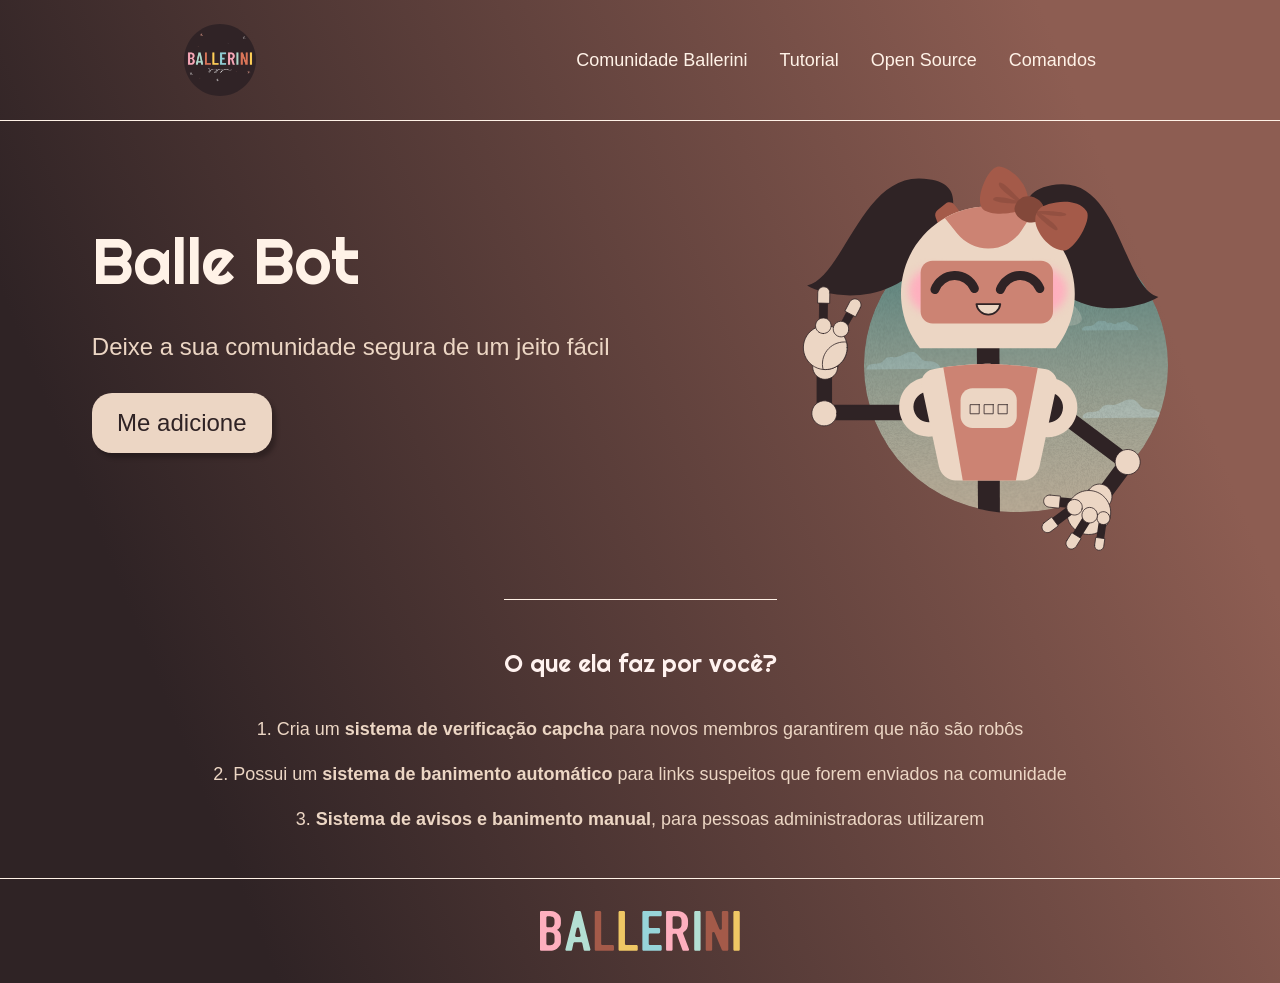
<file: exercicioBallerini/index.html>
<!doctype html>
<html lang="pt-br">
  <head>
    <meta charset="UTF-8"/>
    <meta name="viewport" content="width=device-width, initial-scale=1.0" />
    <meta name= "description" content= "Um bot que irá moderar e deixar a sua comunidade segura de um jeito facil"/>
    <title>Balle Bot - Modere a sua comunidade do Discord</title>
    <link rel="stylesheet" href="./css/style.css">
  </head>
  <body>
    <header class="cabecalho">
      <img
        class="cabecalho-imagem"
        src="./img/logo 1.svg"
        alt="Logo da comunidade"
      />
      <nav class="cabecalho-menu">
        <a class="cabecalho-menu-item" href="#">Comunidade Ballerini</a>
        <a class="cabecalho-menu-item" href="#">Tutorial</a>
        <a class="cabecalho-menu-item" href="#">Open Source</a>
        <a class="cabecalho-menu-item" href="#">Comandos</a>
      </nav>
    </header>

    <main class="conteudo">
      <section class="conteudo-principal">
        <div class="conteudo-principal-escrito">
          <h1 class="conteudo-principal-escrito-titulo">Balle Bot</h1>
          <h2 class="conteudo-principal-escrito-subtitulo">
            Deixe a sua comunidade segura de um jeito fácil
          </h2>
          <button class="conteudo-principal-escrito-botao">Me adicione</button>
        </div>
        <img
          class="conteudo-principal-imagem"
          src="./img/Group 4.svg"
          alt="Balle Bot"
        />
      </section>

      <section class="conteudo-secundario">
        <h3 class="conteudo-secundario-titulo">O que ela faz por você?</h3>
        <p class="conteudo-secundario-paragrafo">
          1. Cria um <strong>sistema de verificação capcha</strong> para novos
          membros garantirem que não são robôs
        </p>
        <p class="conteudo-secundario-paragrafo">
          2. Possui um <strong>sistema de banimento automático</strong> para
          links suspeitos que forem enviados na comunidade
        </p>
        <p class="conteudo-secundario-paragrafo">
          3. <strong>Sistema de avisos e banimento manual</strong>, para pessoas
          administradoras utilizarem
        </p>
      </section>
    </main>

    <footer class="rodape">
      <img
        class="rodape-imagem"
        src="./img/BALLERINI.svg"
        alt="Logo Ballerini"
      />
    </footer>
  </body>
</html>
</file>
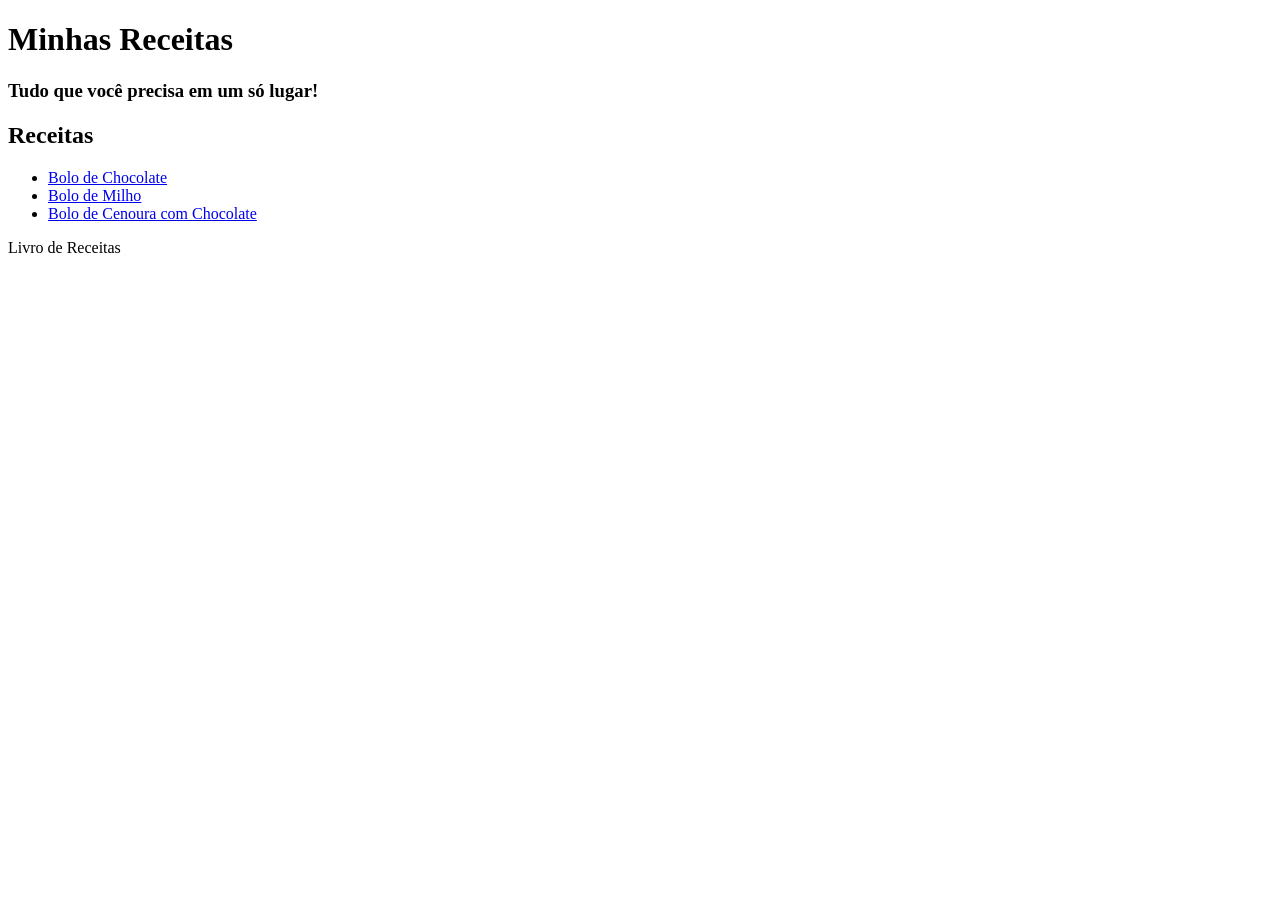
<file: exercicioReceita/index.html>
<!doctype html>
<html lang="pt-BR">
  <head>
    <meta charset="UTF-8" />
    <meta name="viewport" content="width=device-width, initial-scale=1.0" />
    <title>Livro de Receitas</title>
  </head>
  <body>
    <header>
      <h1>Minhas Receitas</h1>
      <h3>Tudo que você precisa em um só lugar!</h3>
    </header>

    <main>
      <section>
        <h2>Receitas</h2>
        <nav>
          <ul>
            <li>
              <a href="./pages/bolodeChocolate.html"> Bolo de Chocolate </a>
            </li>
            <li>
              <a href="./pages/bolodeMilho.html"> Bolo de Milho </a>
            </li>
            <li>
              <a href="./pages/bolodeCenouracomChocolate.html">
                Bolo de Cenoura com Chocolate
              </a>
            </li>
          </ul>
        </nav>
      </section>
    </main>

    <footer>
      <p>Livro de Receitas</p>
    </footer>
  </body>
</html>
</file>
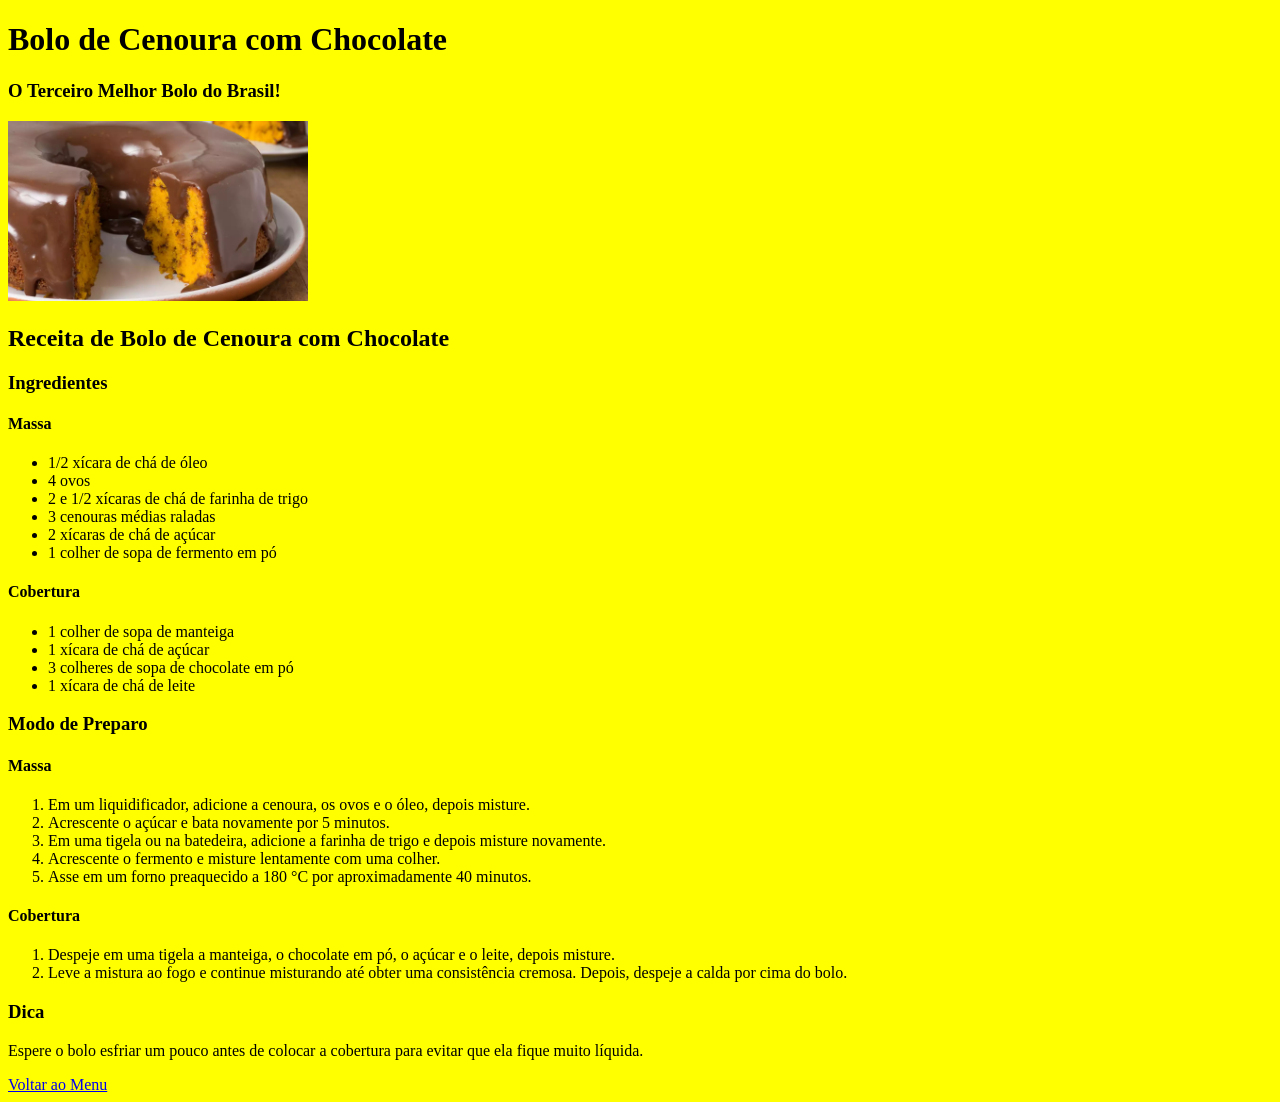
<file: exercicioReceita/pages/bolodeCenouracomChocolate.html>
<!doctype html>
<html lang="pt-BR">
  <head>
    <meta charset="UTF-8" />
    <meta name="viewport" content="width=device-width, initial-scale=1.0" />
    <title>Bolo de Cenoura com Chocolate</title>
    <link rel="stylesheet" href="style.css" />
  </head>
  <body class="bodyCenoura">
    <header>
      <h1>Bolo de Cenoura com Chocolate</h1>
      <h3>O Terceiro Melhor Bolo do Brasil!</h3>

      <img
        src="../img/bolodeCenoura.jpg"
        alt="Bolo de Cenoura com Cobertura de Chocolate"
        width="300"
      />
    </header>

    <main>
      <article>
        <header>
          <h2>Receita de Bolo de Cenoura com Chocolate</h2>
        </header>

        <section>
          <h3>Ingredientes</h3>

          <section>
            <h4>Massa</h4>

            <ul>
              <li>1/2 xícara de chá de óleo</li>
              <li>4 ovos</li>
              <li>2 e 1/2 xícaras de chá de farinha de trigo</li>
              <li>3 cenouras médias raladas</li>
              <li>2 xícaras de chá de açúcar</li>
              <li>1 colher de sopa de fermento em pó</li>
            </ul>
          </section>

          <section>
            <h4>Cobertura</h4>

            <ul>
              <li>1 colher de sopa de manteiga</li>
              <li>1 xícara de chá de açúcar</li>
              <li>3 colheres de sopa de chocolate em pó</li>
              <li>1 xícara de chá de leite</li>
            </ul>
          </section>
        </section>

        <section>
          <h3>Modo de Preparo</h3>

          <section>
            <h4>Massa</h4>

            <ol>
              <li>
                Em um liquidificador, adicione a cenoura, os ovos e o óleo,
                depois misture.
              </li>
              <li>Acrescente o açúcar e bata novamente por 5 minutos.</li>
              <li>
                Em uma tigela ou na batedeira, adicione a farinha de trigo e
                depois misture novamente.
              </li>
              <li>
                Acrescente o fermento e misture lentamente com uma colher.
              </li>
              <li>
                Asse em um forno preaquecido a 180 °C por aproximadamente 40
                minutos.
              </li>
            </ol>
          </section>

          <section>
            <h4>Cobertura</h4>

            <ol>
              <li>
                Despeje em uma tigela a manteiga, o chocolate em pó, o açúcar e
                o leite, depois misture.
              </li>

              <li>
                Leve a mistura ao fogo e continue misturando até obter uma
                consistência cremosa. Depois, despeje a calda por cima do bolo.
              </li>
            </ol>
          </section>
        </section>

        <aside>
          <h3>Dica</h3>
          <p>
            Espere o bolo esfriar um pouco antes de colocar a cobertura para
            evitar que ela fique muito líquida.
          </p>
        </aside>
      </article>
    </main>

    <footer>
      <nav>
        <a href="../index.html">Voltar ao Menu</a>
      </nav>
    </footer>
  </body>
</html>
</file>
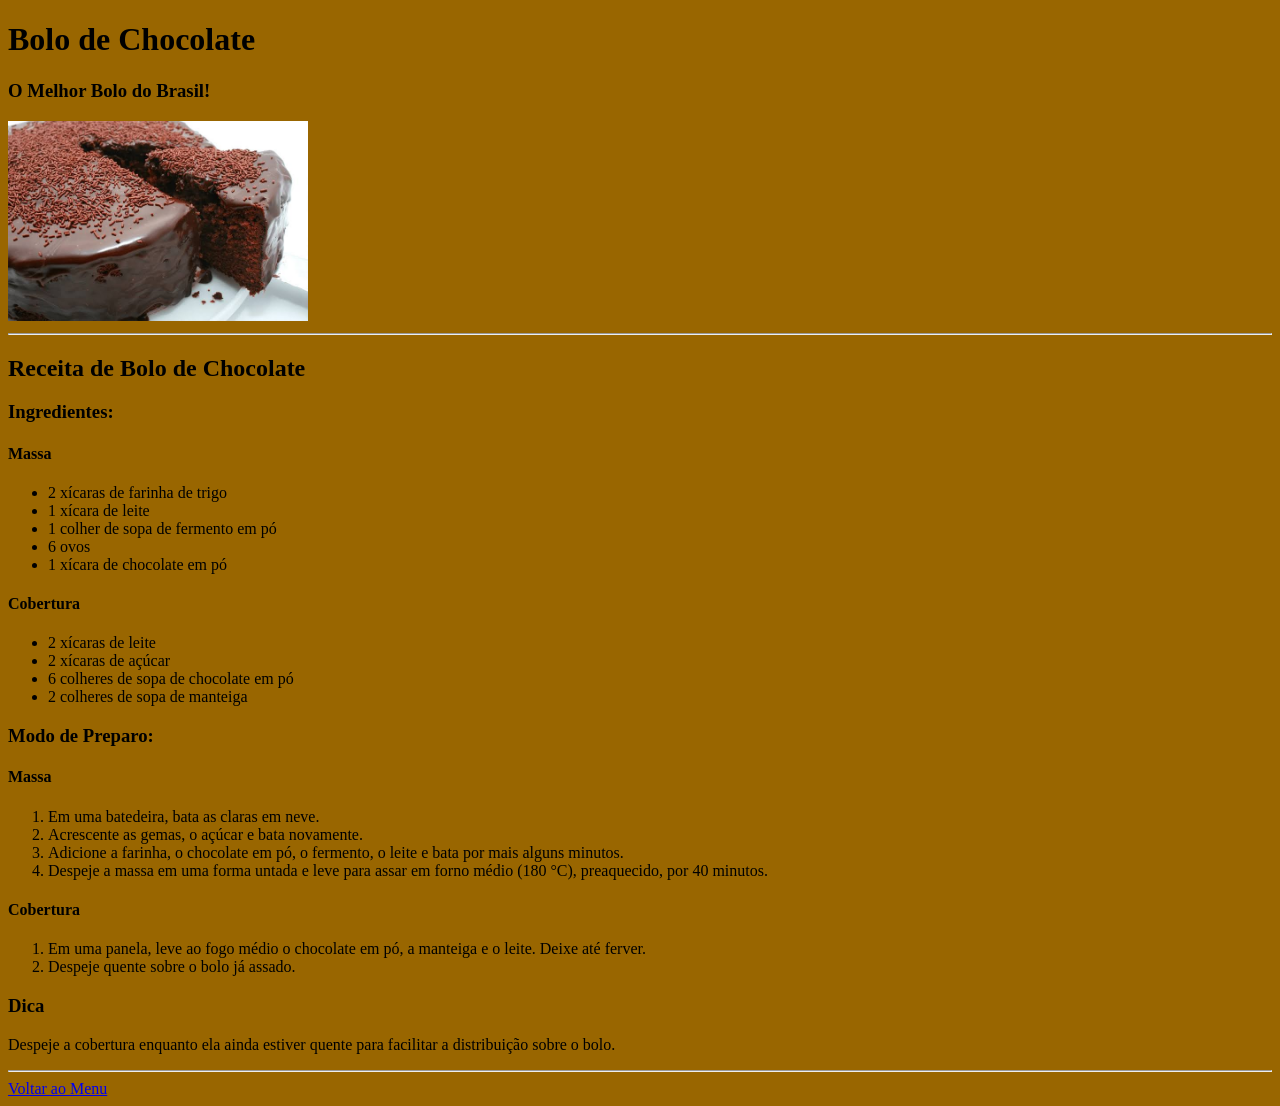
<file: exercicioReceita/pages/bolodeChocolate.html>
<!DOCTYPE html>
<html lang="pt-BR">

<head>
  <meta charset="UTF-8">
  <meta name="viewport" content="width=device-width, initial-scale=1.0">
  <title>Bolo de Chocolate</title>
  <link rel="stylesheet" href="style.css">
</head>

<body class="bodyChocolate">

  <header>
    <h1>Bolo de Chocolate</h1>
    <h3>O Melhor Bolo do Brasil!</h3>

    <img
      src="../img/bolodeChocolate.jpg"
      alt="Bolo de Chocolate com Cobertura de Chocolate"
      width="300"
    >

    <hr>
  </header>

  <main>
    <article>
      <header>
        <h2>Receita de Bolo de Chocolate</h2>
      </header>

      <section>
        <h3>Ingredientes:</h3>

        <section>
          <h4>Massa</h4>

          <ul>
            <li>2 xícaras de farinha de trigo</li>
            <li>1 xícara de leite</li>
            <li>1 colher de sopa de fermento em pó</li>
            <li>6 ovos</li>
            <li>1 xícara de chocolate em pó</li>
          </ul>
        </section>

        <section>
          <h4>Cobertura</h4>

          <ul>
            <li>2 xícaras de leite</li>
            <li>2 xícaras de açúcar</li>
            <li>6 colheres de sopa de chocolate em pó</li>
            <li>2 colheres de sopa de manteiga</li>
          </ul>
        </section>
      </section>

      <section>
        <h3>Modo de Preparo:</h3>

        <section>
          <h4>Massa</h4>

          <ol>
            <li>
              Em uma batedeira, bata as claras em neve.
            </li>
            <li>
              Acrescente as gemas, o açúcar e bata novamente.
            </li>
            <li>
              Adicione a farinha, o chocolate em pó, o fermento,
              o leite e bata por mais alguns minutos.
            </li>
            <li>
              Despeje a massa em uma forma untada e leve para assar
              em forno médio (180 °C), preaquecido, por 40 minutos.
            </li>
          </ol>
        </section>

        <section>
          <h4>Cobertura</h4>
          <ol>
            <li>
              Em uma panela, leve ao fogo médio o chocolate em pó,
              a manteiga e o leite. Deixe até ferver.
            </li>
            <li>
              Despeje quente sobre o bolo já assado.
            </li>
          </ol>
        </section>
      </section>

      <aside>
        <h3>Dica</h3>

        <p>
          Despeje a cobertura enquanto ela ainda estiver quente
          para facilitar a distribuição sobre o bolo.
        </p>
        <hr>
      </aside>

    </article>

  </main>

  <footer>
    <nav>
    <a href="../index.html">Voltar ao Menu</a>
    </nav>
  </footer>

</body>
</html>
</file>
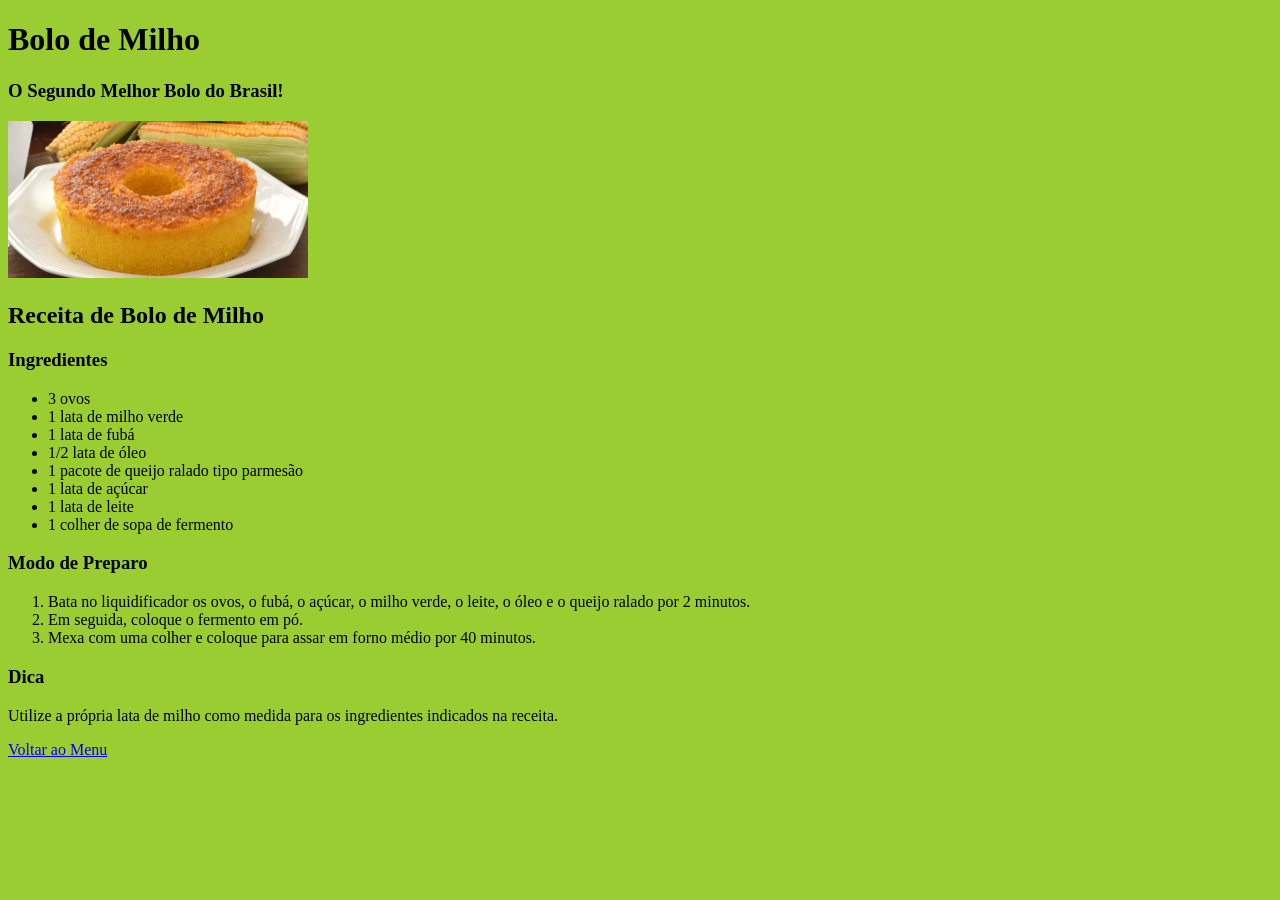
<file: exercicioReceita/pages/bolodeMilho.html>
<!DOCTYPE html>
<html lang="pt-BR">
<head>
  <meta charset="UTF-8">
  <meta name="viewport" content="width=device-width, initial-scale=1.0">
  <title>Bolo de Milho</title>
  <link rel="stylesheet" href="style.css">
</head>
<body class="bodyMilho">

  <header>
    <h1>Bolo de Milho</h1>
    <h3>O Segundo Melhor Bolo do Brasil!</h3>

    <img
      src="../img/bolodeMilho.jpg"
      alt="Bolo de Milho"
      width="300"
    >
  </header>

  <main>
    <article>
      <header>
        <h2>Receita de Bolo de Milho</h2>
      </header>

      <section>
        <h3>Ingredientes</h3>

        <ul>
          <li>3 ovos</li>
          <li>1 lata de milho verde</li>
          <li>1 lata de fubá</li>
          <li>1/2 lata de óleo</li>
          <li>1 pacote de queijo ralado tipo parmesão</li>
          <li>1 lata de açúcar</li>
          <li>1 lata de leite</li>
          <li>1 colher de sopa de fermento</li>
        </ul>
      </section>

      <section>
        <h3>Modo de Preparo</h3>

        <ol>
          <li>
            Bata no liquidificador os ovos, o fubá, o açúcar,
            o milho verde, o leite, o óleo e o queijo ralado
            por 2 minutos.
          </li>
          <li>
            Em seguida, coloque o fermento em pó.
          </li>
          <li>
            Mexa com uma colher e coloque para assar em forno
            médio por 40 minutos.
          </li>
        </ol>
      </section>

      <aside>
        <h3>Dica</h3>
        <p>
          Utilize a própria lata de milho como medida para
          os ingredientes indicados na receita.
        </p>
      </aside>
    </article>
  </main>

  <footer>
    <nav>
    <a href="../index.html">Voltar ao Menu</a>
    </nav>
  </footer>

</body>
</html>
</file>
<file: exercicioBallerini/css/style.css>
/*@import url('https://fonts.googleapis.com/css2?family=Sarala:wght@400;700&display=swap');*/
@import url('https://fonts.googleapis.com/css2?family=Righteous&display=swap');

*{
  margin: 0;
  padding: 0;
  box-sizing: border-box;
  text-decoration: none;
}

body{
  font-size: 100%;
  background: linear-gradient(68.15deg, #2F2325 16.62%, #8D5D52 85.61%);
}

.cabecalho{
  display: flex;
  flex-direction: row;
  align-items: center;
  justify-content: space-around;
  padding: 24px;
}

.cabecalho-imagem{
  height: 72px;
}

.cabecalho-menu{
  display: flex;
  gap: 32px;
}

.cabecalho-menu-item{
  font-family: 'Sarala', sans-serif;
  color: #FFF2E7;
  font-weight: 400;
  font-size: 18px;
}

.conteudo{
  margin-bottom: 48PX;
  border-top: 0.4px solid #FFF2E7;
}

.conteudo-principal{
  display: flex;
  flex-direction: row;
  align-items: center;
  justify-content: space-around;
}

.conteudo-principal-escrito{
  display: flex;
  flex-direction: column;
  gap: 32px;
}

.conteudo-principal-escrito-titulo{
  font-family: "Righteous", sans-serif;
  font-weight: 400;
  font-size: 64px;
  color: #FFF2E7;
}

.conteudo-principal-escrito-subtitulo{
  font-family: 'Sarala', sans-serif;
  font-weight: 400;
  font-size: 24px;
  color: #ECD6C4;
}

.conteudo-principal-escrito-botao{
  background-color: #ECD6C4;
  width: 180px;
  height: 60px;
  border: none;
  box-shadow: 4px 5px 4px rgba(0, 0, 0, 0.25);
  border-radius: 20px;
  font-family: 'Sarala', sans-serif;
  font-weight: 400;
  font-size: 24px;
  color: #2F2325;
}

.conteudo-principal-escrito-botao:hover{
  background-color: rgba(236, 214, 196, 0.53);
  
}

.conteudo-principal-imagem{
  height: 430px;
}

.conteudo-secundario{
  display: flex;
  flex-direction: column;
  align-items: center;
  gap: 24px;
  margin-top: 48px;
}

.conteudo-secundario-titulo{
  border-top: 0.4px solid #FFF2E7;
  padding-top: 48px;
  font-family: "Righteous", cursive;
  font-weight: 400;
  font-size: 24px;
  color: #FFF2EF;
  margin-bottom: 16px;
}

.conteudo-secundario-paragrafo{
  font-family: 'Sarala', sans-serif;
  font-weight: 300;
  font-size: 18px;
  color: #ECD6C4; 
}

.rodape{
  padding: 32px;
  border-top: 0.4px solid #FFF2E7;  
}

.rodape-imagem{
  height: 40px;
  display: block;
  margin: 0 auto;
}
</file>
<file: exercicioReceita/pages/style.css>
body.bodyMilho{
background-color: yellowgreen;
}
body.bodyChocolate {
  background-color: #996600;
}
body.bodyCenoura{
  background-color: yellow;
}
</file>
